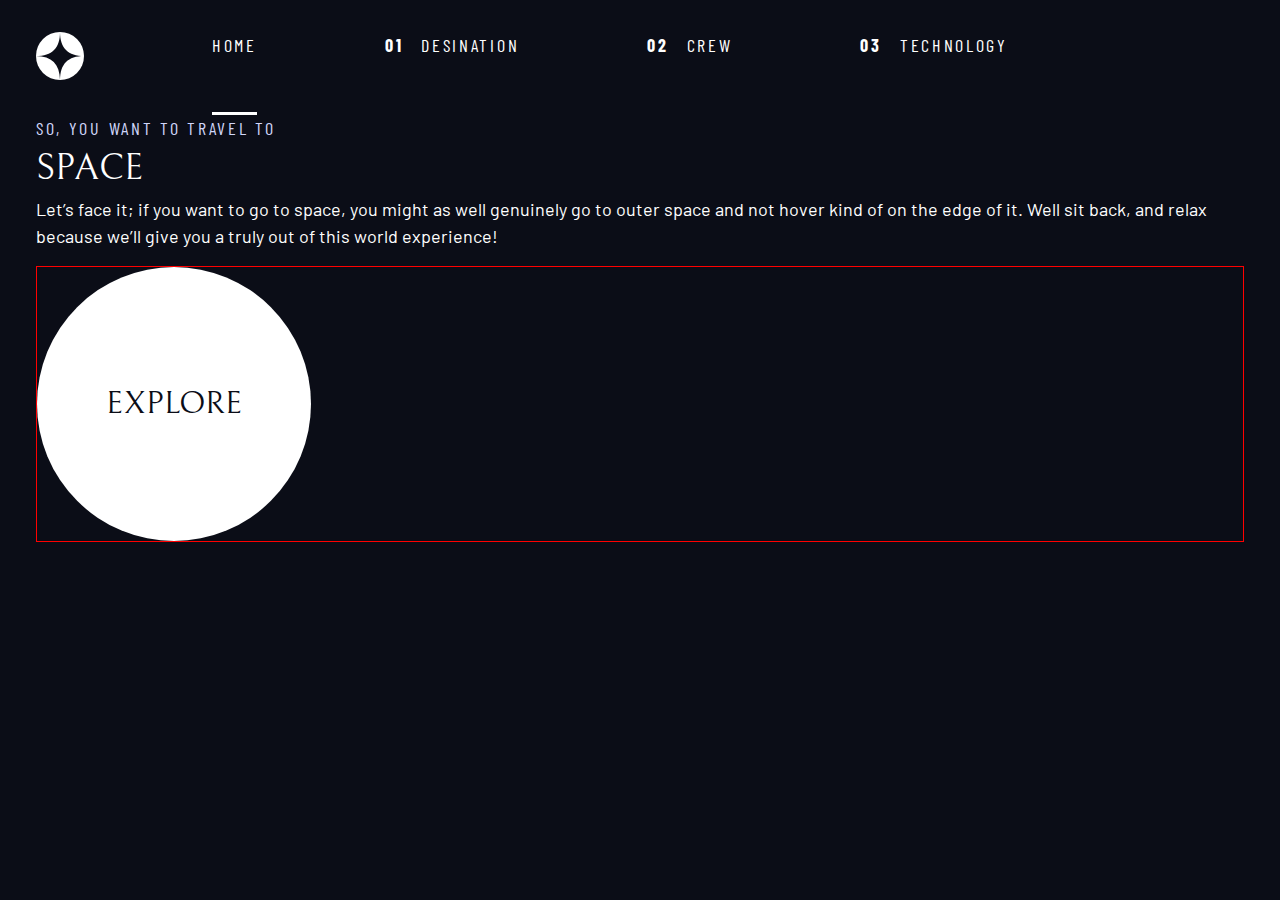
<file: index.html>
<!DOCTYPE html>
<html lang="en">

<head>
  <meta charset="UTF-8">
  <meta name="viewport" content="width=device-width, initial-scale=1.0">
  <link rel="preconnect" href="https://fonts.googleapis.com">
  <link rel="preconnect" href="https://fonts.gstatic.com" crossorigin>
  <link href="https://fonts.googleapis.com/css2?family=Barlow&family=Barlow+Condensed&family=Bellefair&display=swap"
    rel="stylesheet">
  <link rel="stylesheet" href="index.css">
  <link rel="icon" type="image/png" sizes="32x32" href="assets/favicon-32x32.png">

  <title>Space Tourism Website</title>
</head>

<body class="home-page">


  <div class="container">

    <div class="flow">
      <!-- navigation -->

      <nav>
        <ul class="primary-navigation underline-indicators flex">
          <img class="logo" src="assets/shared/logo.svg" alt="Main Logo">
          <li class="active"><a class="ff-sans-cond fs-400 uppercase letter-spacing-2 text-white" href="#">Home</a>
          </li>
          <li><a class="ff-sans-cond fs-400 uppercase letter-spacing-2 text-white"
              href="#"><span>01</span>Desination</a>
          </li>
          <li><a class="ff-sans-cond fs-400 uppercase letter-spacing-2 text-white" href="#"><span>02</span>Crew</a>
          </li>
          <li><a class="ff-sans-cond fs-400 uppercase letter-spacing-2 text-white"
              href="#"><span>03</span>Technology</a>
          </li>
        </ul>
      </nav>
    </div>


    <section id="mainBody">
      <div class="flow">
        <div>
          <p class="ff-sans-cond fs-400 uppercase text-accent letter-spacing-2">So, you want to travel to</p>
          <h1 class="ff-serif fs-750 text-white uppercase">Space</h1>
          <p>Let’s face it; if you want to go to space, you might as well genuinely go to
            outer space and not hover kind of on the edge of it. Well sit back, and relax
            because we’ll give you a truly out of this world experience!</p>
        </div>
        <div>
          <a class=" large-button bg-white text-dark uppercase ff-serif fs-600" href="#">Explore</a>
        </div>
      </div>
    </section>

  </div>

</body>


</html>
</file>
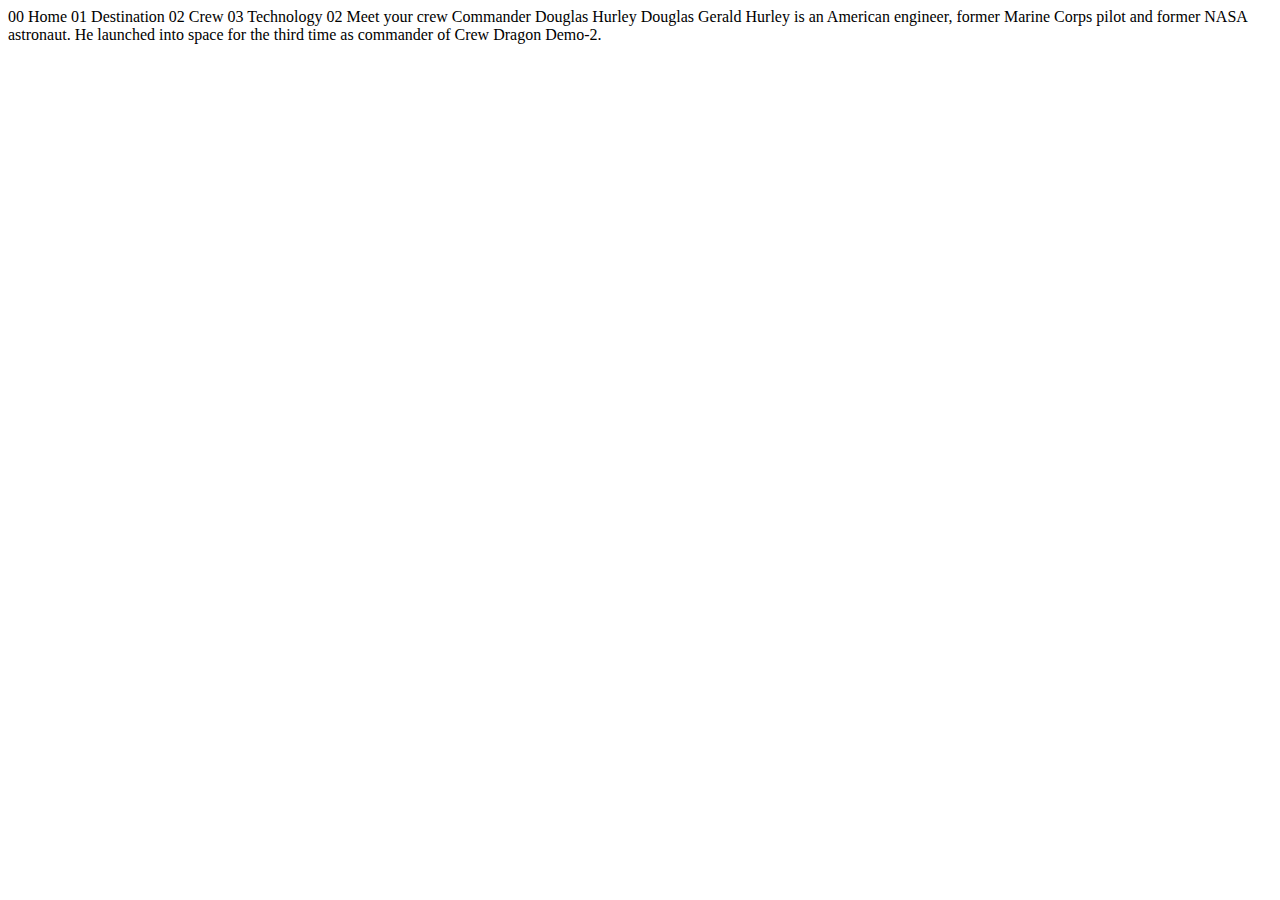
<file: crew-commander.html>
<!DOCTYPE html>
<html lang="en">
<head>
  <meta charset="UTF-8">
  <meta name="viewport" content="width=device-width, initial-scale=1.0">

  <link rel="icon" type="image/png" sizes="32x32" href="./assets/favicon-32x32.png">
  
  <title>Frontend Mentor | Space tourism website</title>
</head>
<body>

  00 Home
  01 Destination
  02 Crew
  03 Technology

  02 Meet your crew

  Commander
  Douglas Hurley

  Douglas Gerald Hurley is an American engineer, former Marine Corps pilot 
  and former NASA astronaut. He launched into space for the third time as 
  commander of Crew Dragon Demo-2.
</body>
</html>
</file>
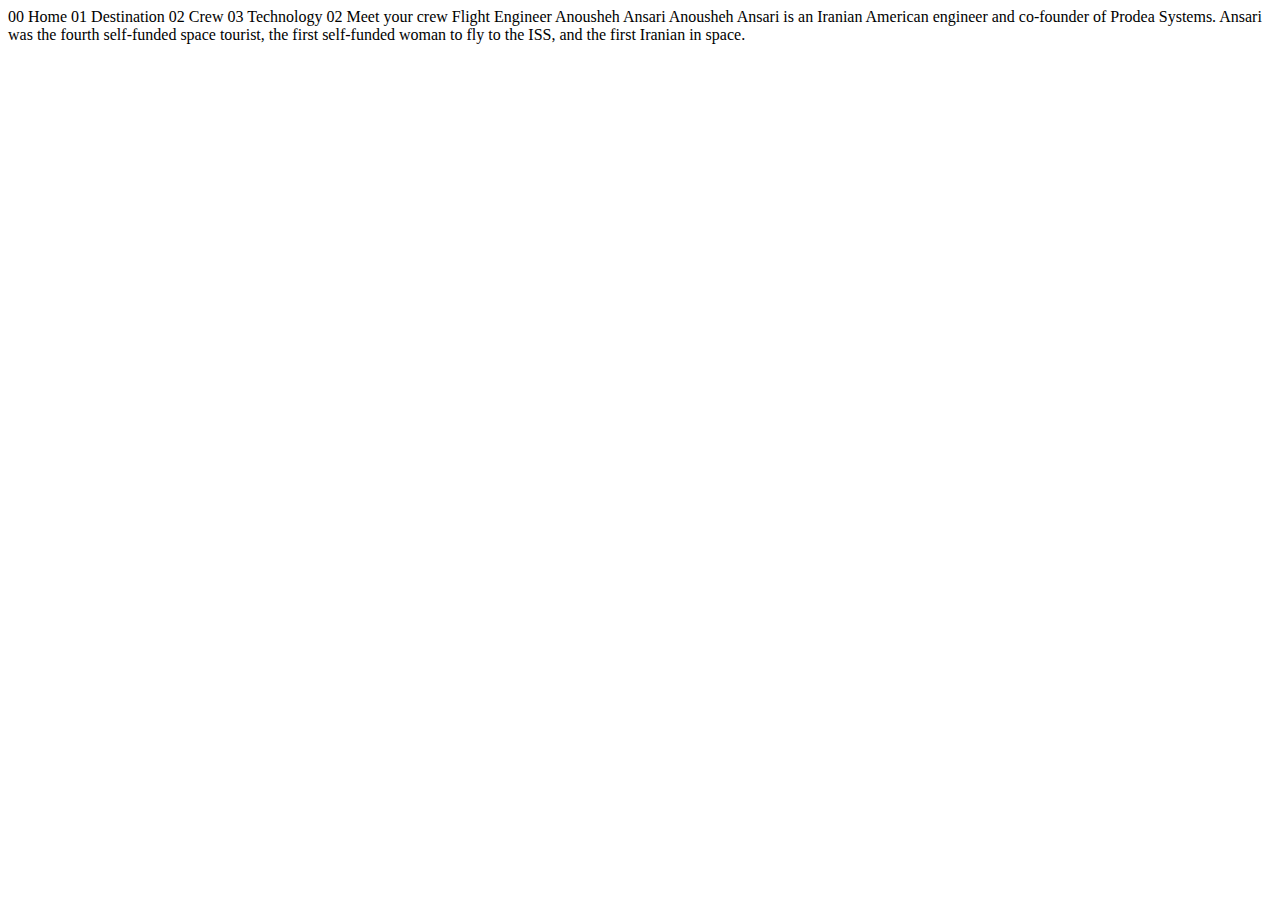
<file: crew-engineer.html>
<!DOCTYPE html>
<html lang="en">
<head>
  <meta charset="UTF-8">
  <meta name="viewport" content="width=device-width, initial-scale=1.0">

  <link rel="icon" type="image/png" sizes="32x32" href="./assets/favicon-32x32.png">
  
  <title>Frontend Mentor | Space tourism website</title>
</head>
<body>

  00 Home
  01 Destination
  02 Crew
  03 Technology

  02 Meet your crew

  Flight Engineer
  Anousheh Ansari

  Anousheh Ansari is an Iranian American engineer and co-founder of Prodea Systems. 
  Ansari was the fourth self-funded space tourist, the first self-funded woman to 
  fly to the ISS, and the first Iranian in space. 
</body>
</html>
</file>
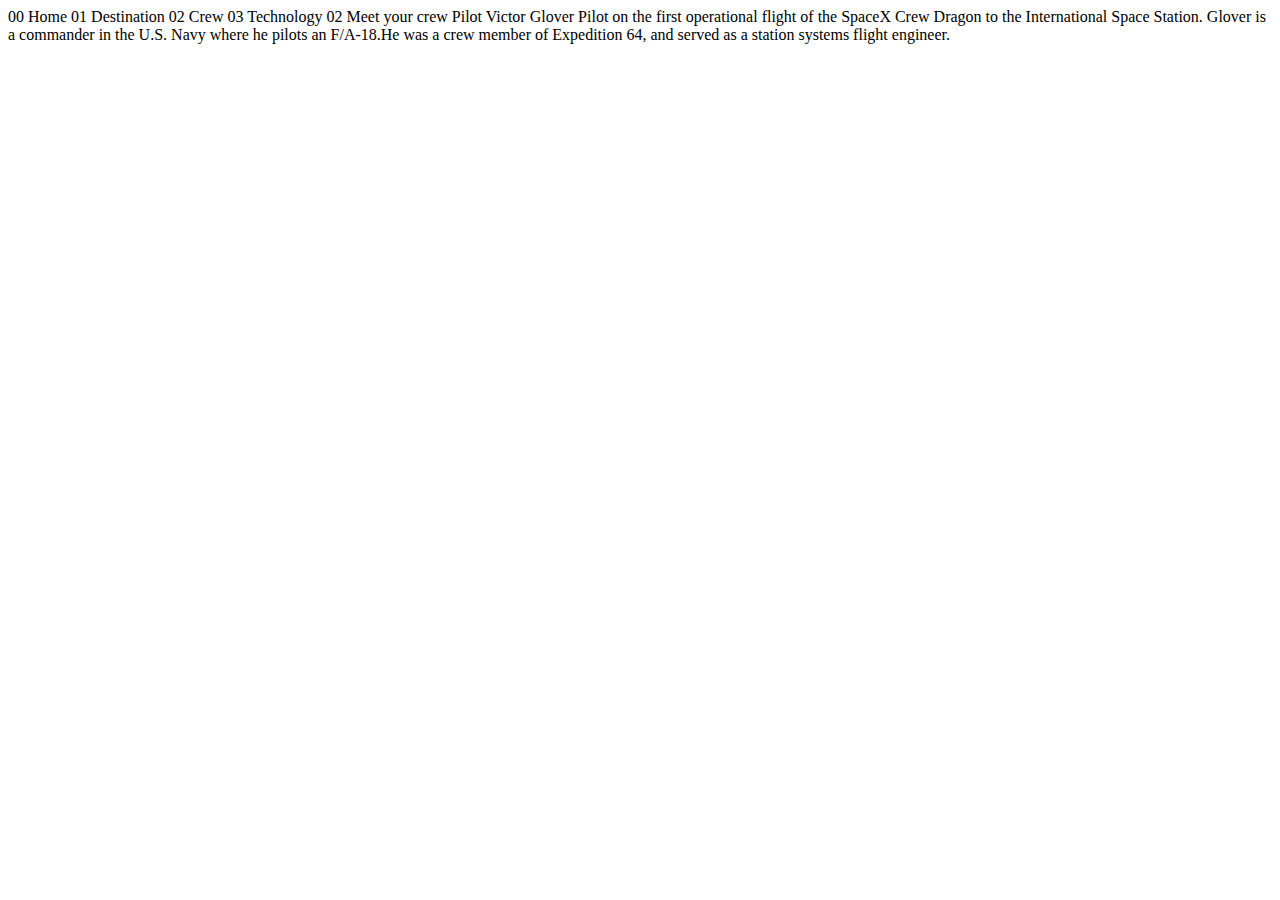
<file: crew-pilot.html>
<!DOCTYPE html>
<html lang="en">
<head>
  <meta charset="UTF-8">
  <meta name="viewport" content="width=device-width, initial-scale=1.0">

  <link rel="icon" type="image/png" sizes="32x32" href="./assets/favicon-32x32.png">
  
  <title>Frontend Mentor | Space tourism website</title>
</head>
<body>

  00 Home
  01 Destination
  02 Crew
  03 Technology

  02 Meet your crew

  Pilot
  Victor Glover

  Pilot on the first operational flight of the SpaceX Crew Dragon to the 
  International Space Station. Glover is a commander in the U.S. Navy where 
  he pilots an F/A-18.He was a crew member of Expedition 64, and served as a 
  station systems flight engineer. 
</body>
</html>
</file>
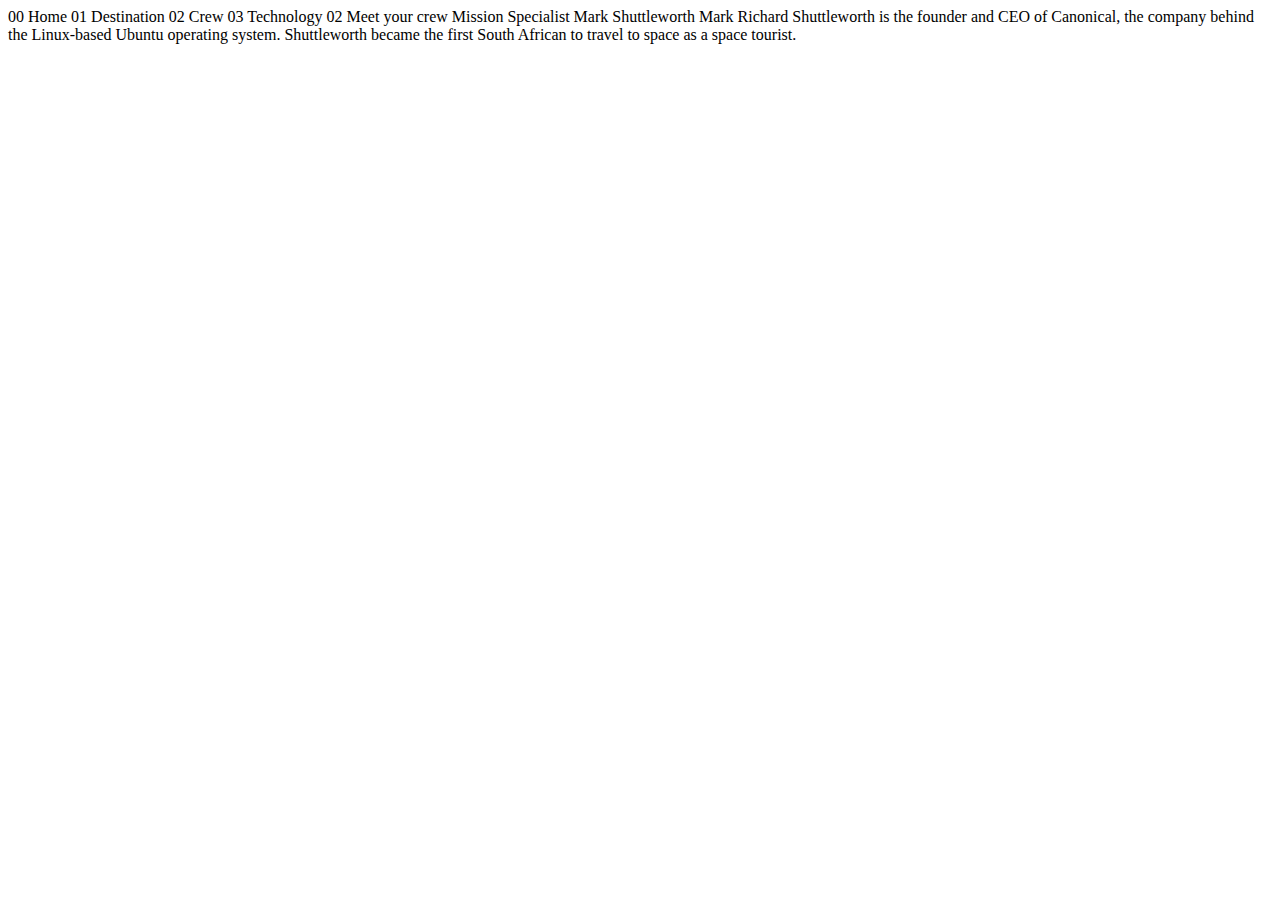
<file: crew-specialist.html>
<!DOCTYPE html>
<html lang="en">
<head>
  <meta charset="UTF-8">
  <meta name="viewport" content="width=device-width, initial-scale=1.0">

  <link rel="icon" type="image/png" sizes="32x32" href="./assets/favicon-32x32.png">
  
  <title>Frontend Mentor | Space tourism website</title>
</head>
<body>

  00 Home
  01 Destination
  02 Crew
  03 Technology

  02 Meet your crew

  Mission Specialist
  Mark Shuttleworth

  Mark Richard Shuttleworth is the founder and CEO of Canonical, the company behind 
  the Linux-based Ubuntu operating system. Shuttleworth became the first South 
  African to travel to space as a space tourist.
</body>
</html>
</file>
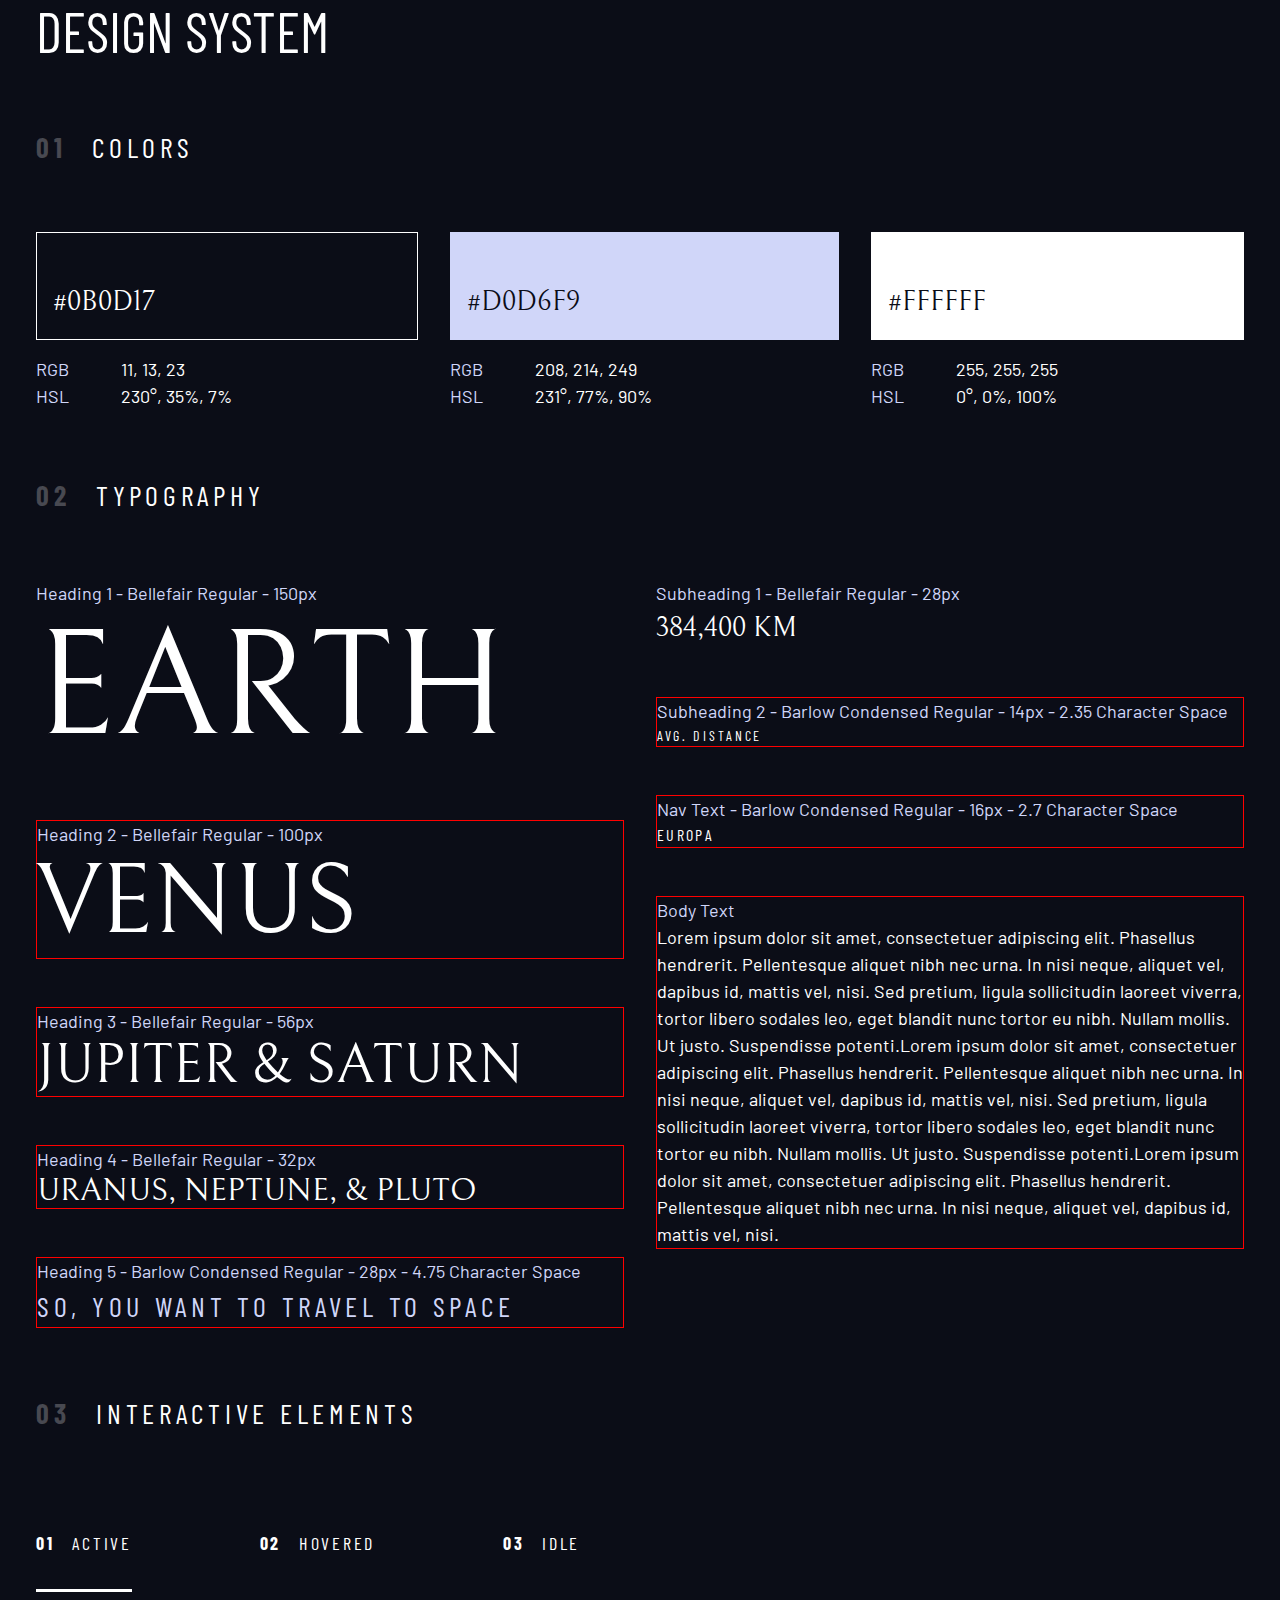
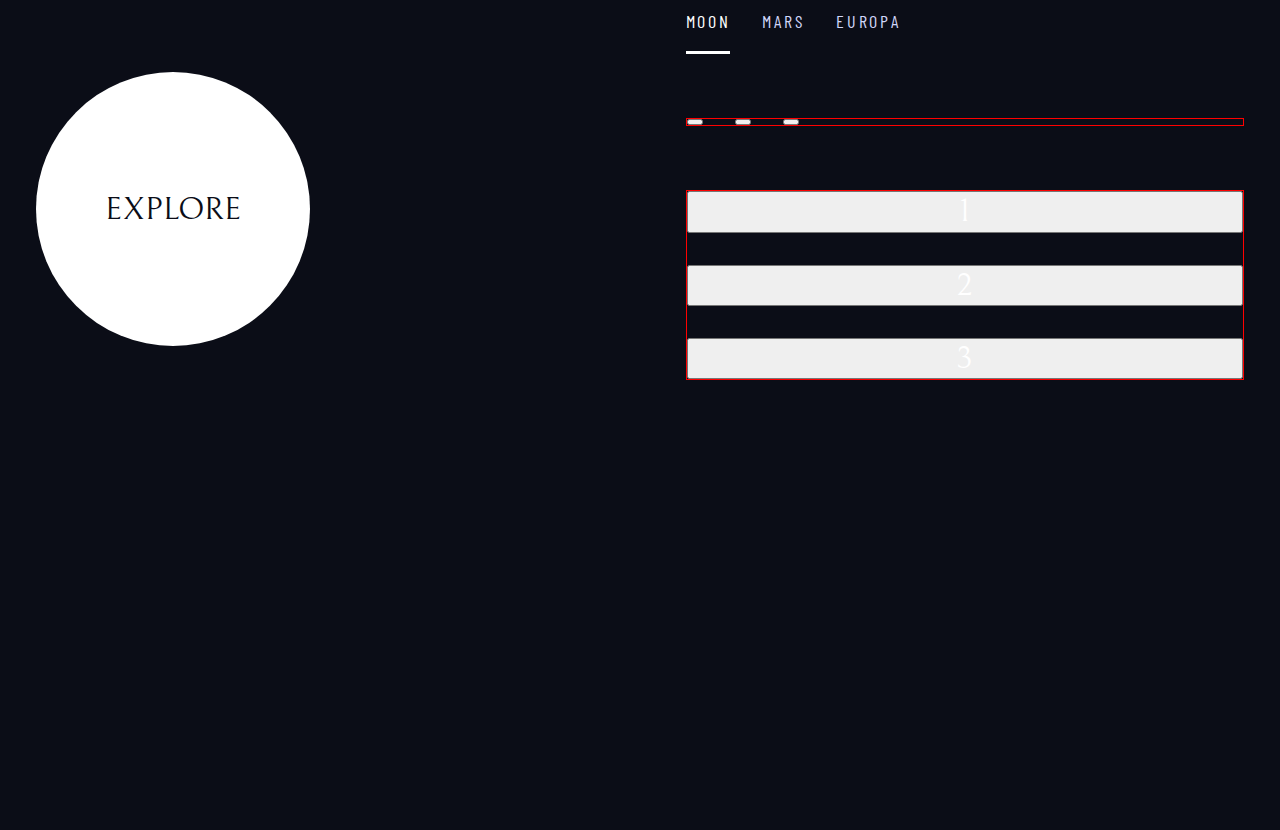
<file: design-system.html>
<!DOCTYPE html>
<html lang="en">

<head>
  <meta charset="UTF-8">
  <meta name="viewport" content="width=device-width, initial-scale=1.0">

  <!-- Google Fonts -->
  <link rel="preconnect" href="https://fonts.googleapis.com">
  <link rel="preconnect" href="https://fonts.gstatic.com" crossorigin>
  <link
    href="https://fonts.googleapis.com/css2?family=Barlow+Condensed:wght@400;700&family=Bellefair&family=Barlow:wght@400;700&display=swap"
    rel="stylesheet">


  <link rel="stylesheet" href="index.css">
  <link rel="icon" type="image/png" sizes="32x32" href="./assets/favicon-32x32.png">

  <title>Space tourism website</title>
</head>

<body>

  <div class="container">
    <h1 class="ff-sans-cond uppercase fs-700">Design system</h1>

    <section id="colors" style="margin:  4rem 0">
      <h2 class="numbered-title">
        <span>01</span> colors</h2>
      <div class="flex">
        <div>
          <div class="bg-dark ff-serif fs-500"
            style="padding: 3rem 1rem 1rem; border: 1px solid white; margin-bottom: 1rem;">#0B0D17</div>
          <p><span class="text-accent mr">RGB</span> 11, 13, 23</p>
          <p><span class="text-accent mr">HSL</span> 230°, 35%, 7%</p>
        </div>

        <div>
          <div class="bg-accent text-dark ff-serif fs-500"
            style="padding: 3rem 1rem 1rem; border: 1px solid #D0D6F9; margin-bottom: 1rem;">
            #D0D6F9
          </div>
          <p><span class="text-accent mr">RGB</span> 208, 214, 249</p>
          <p><span class="text-accent mr">HSL</span> 231°, 77%, 90%</p>
        </div>

        <div>
          <div class="bg-white text-dark ff-serif fs-500"
            style="padding: 3rem 1rem 1rem; border: 1px solid white; margin-bottom: 1rem;">
            #FFFFFF
          </div>
          <p><span class="text-accent mr">RGB</span> 255, 255, 255</p>
          <p><span class="text-accent mr">HSL</span> 0°, 0%, 100%</p>
        </div>
      </div>

    </section>

    <section id="typography" style="margin: 4rem 0">
      <h2 class="numbered-title"><span>02 </span>Typography</h2>
      <div class="flex">
        <div class="flow" style=" flex-basis: 100% ;--flow-space: 3rem"">
          <div>
            <p class=" text-accent">Heading 1 - Bellefair Regular - 150px</p>
          <p class="fs-900 ff-serif uppercase">Earth</p>
        </div>
        <div>
          <p class="text-accent">Heading 2 - Bellefair Regular - 100px</p>
          <p class="fs-800 ff-serif uppercase">Venus</p>
        </div>
        <div>
          <p class="text-accent">Heading 3 - Bellefair Regular - 56px</p>
          <p class="fs-700 ff-serif uppercase">Jupiter & Saturn</p>
        </div>
        <div>
          <p class="text-accent">Heading 4 - Bellefair Regular - 32px</p>
          <p class="fs-600 ff-serif uppercase">Uranus, Neptune, & Pluto</p>
        </div>
        <div>
          <p class="text-accent">Heading 5 - Barlow Condensed Regular - 28px - 4.75 Character Space</p>
          <p class="fs-500 ff-sans-cond uppercase text-accent letter-spacing-1">So, you want to travel to space</p>
        </div>

      </div>

      <div class="flow" style="flex-basis: 100%; --flow-space: 3rem">
        <div>
          <p class="text-accent">Subheading 1 - Bellefair Regular - 28px</p>
          <p class="fs-500 ff-serif uppercase">384,400 km</p>
        </div>
        <div>
          <p class="text-accent">Subheading 2 - Barlow Condensed Regular - 14px - 2.35 Character Space</p>
          <p class="fs-200 ff-sans-cond uppercase letter-spacing-2">Avg. Distance</p>
        </div>
        <div>
          <p class="text-accent">Nav Text - Barlow Condensed Regular - 16px - 2.7 Character Space</p>
          <p class="fs-300 ff-sans-cond uppercase letter-spacing-3">Europa</p>
        </div>
        <div>
          <p class="text-accent">Body Text</p>
          <p>Lorem ipsum dolor sit amet, consectetuer adipiscing elit. Phasellus hendrerit. Pellentesque aliquet nibh
            nec urna. In nisi neque, aliquet vel, dapibus id, mattis vel, nisi. Sed pretium, ligula sollicitudin
            laoreet viverra, tortor libero sodales leo, eget blandit nunc tortor eu nibh. Nullam mollis. Ut justo.
            Suspendisse potenti.Lorem ipsum dolor sit amet, consectetuer adipiscing elit. Phasellus hendrerit.
            Pellentesque aliquet nibh nec urna. In nisi neque, aliquet vel, dapibus id, mattis vel, nisi. Sed pretium,
            ligula sollicitudin laoreet viverra, tortor libero sodales leo, eget blandit nunc tortor eu nibh. Nullam
            mollis. Ut justo. Suspendisse potenti.Lorem ipsum dolor sit amet, consectetuer adipiscing elit. Phasellus
            hendrerit. Pellentesque aliquet nibh nec urna. In nisi neque, aliquet vel, dapibus id, mattis vel, nisi.
          </p>
        </div>
      </div>

    </section>

    <section id="interactive-elements">
      <h2 class="numbered-title"><span>03</span> Interactive elements</h2>

      <!-- navigation -->
      <div class="flow">
        <nav>
          <ul class="primary-navigation underline-indicators flex">
            <li class="active"><a class="ff-sans-cond fs-400 uppercase letter-spacing-2 text-white"
                href="#"><span>01</span>Active</a>
            </li>
            <li><a class="ff-sans-cond fs-400 uppercase letter-spacing-2 text-white" href="#"><span>02</span>Hovered</a>
            </li>
            <li><a class="ff-sans-cond fs-400 uppercase letter-spacing-2 text-white" href="#"><span>03</span>Idle</a>
            </li>
          </ul>

        </nav>
      </div>

      <div class="flex">
        <div class="flow" style="margin-top: 5rem;">
          <!-- explore button -->
          <a class=" large-button bg-white text-dark uppercase ff-serif fs-600" href="#">Explore</a>

        </div>

        <div class="flow" style="margin-bottom: 50vh; --flow-space: 4rem;">
          <!-- Tabs -->
          <div class="secondary-navigation underline-indicators flex">
            <button aria-selected="true"
              class="ff-sans-cond uppercase fs-400 letter-spacing-2 text-accent bg-dark">Moon</button>
            <button aria-selected="false"
              class="ff-sans-cond uppercase fs-400 letter-spacing-2 text-accent bg-dark">Mars</button>
            <button aria-selected="false"
              class="ff-sans-cond uppercase fs-400 letter-spacing-2 text-accent bg-dark">Europa</button>
          </div>


          <!-- Dots -->

          <div class="dot-indicators flex">
            <button aria-selected="true"><span class="sr-only">Slide Title</span></button>
            <button aria-selected="false"><span class="sr-only">Slide Title</span></button>
            <button aria-selected="false"><span class="sr-only">Slide Title</span></button>
          </div>



          <!-- Numbers -->

          <div class="number-indicators grid">
            <button class="ff-serif fs-600 text-white" aria-selected="true"><span>1</span></button>
            <button class="ff-serif fs-600 text-white" aria-selected="false"><span>2</span></button>
            <button class="ff-serif fs-600 text-white" aria-selected="false"><span>3</span></button>
          </div>
        </div>
      </div>

    </section>
  </div>
  <!-- 00 Home
  01 Destination
  02 Crew
  03 Technology

  So, you want to travel to
  Space
  Let’s face it; if you want to go to space, you might as well genuinely go to
  outer space and not hover kind of on the edge of it. Well sit back, and relax
  because we’ll give you a truly out of this world experience!

  Explore -->

</body>

</html>
</file>
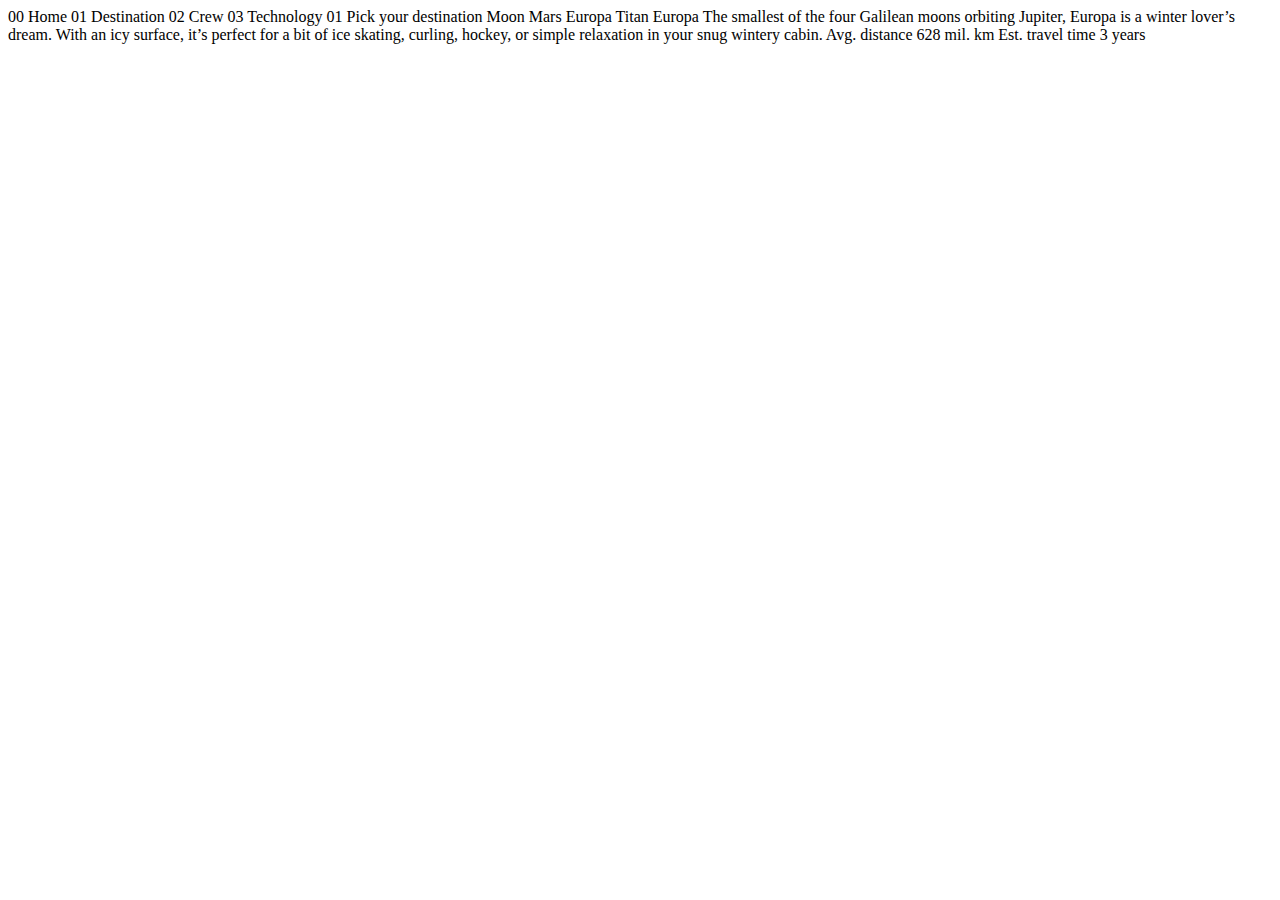
<file: destination-europa.html>
<!DOCTYPE html>
<html lang="en">
<head>
  <meta charset="UTF-8">
  <meta name="viewport" content="width=device-width, initial-scale=1.0">

  <link rel="icon" type="image/png" sizes="32x32" href="./assets/favicon-32x32.png">
  
  <title>Frontend Mentor | Space tourism website</title>
</head>
<body>

  00 Home
  01 Destination
  02 Crew
  03 Technology

  01 Pick your destination

  Moon
  Mars
  Europa
  Titan

  Europa

  The smallest of the four Galilean moons orbiting Jupiter, Europa is a 
  winter lover’s dream. With an icy surface, it’s perfect for a bit of 
  ice skating, curling, hockey, or simple relaxation in your snug 
  wintery cabin.

  Avg. distance
  628 mil. km

  Est. travel time
  3 years
</body>
</html>
</file>
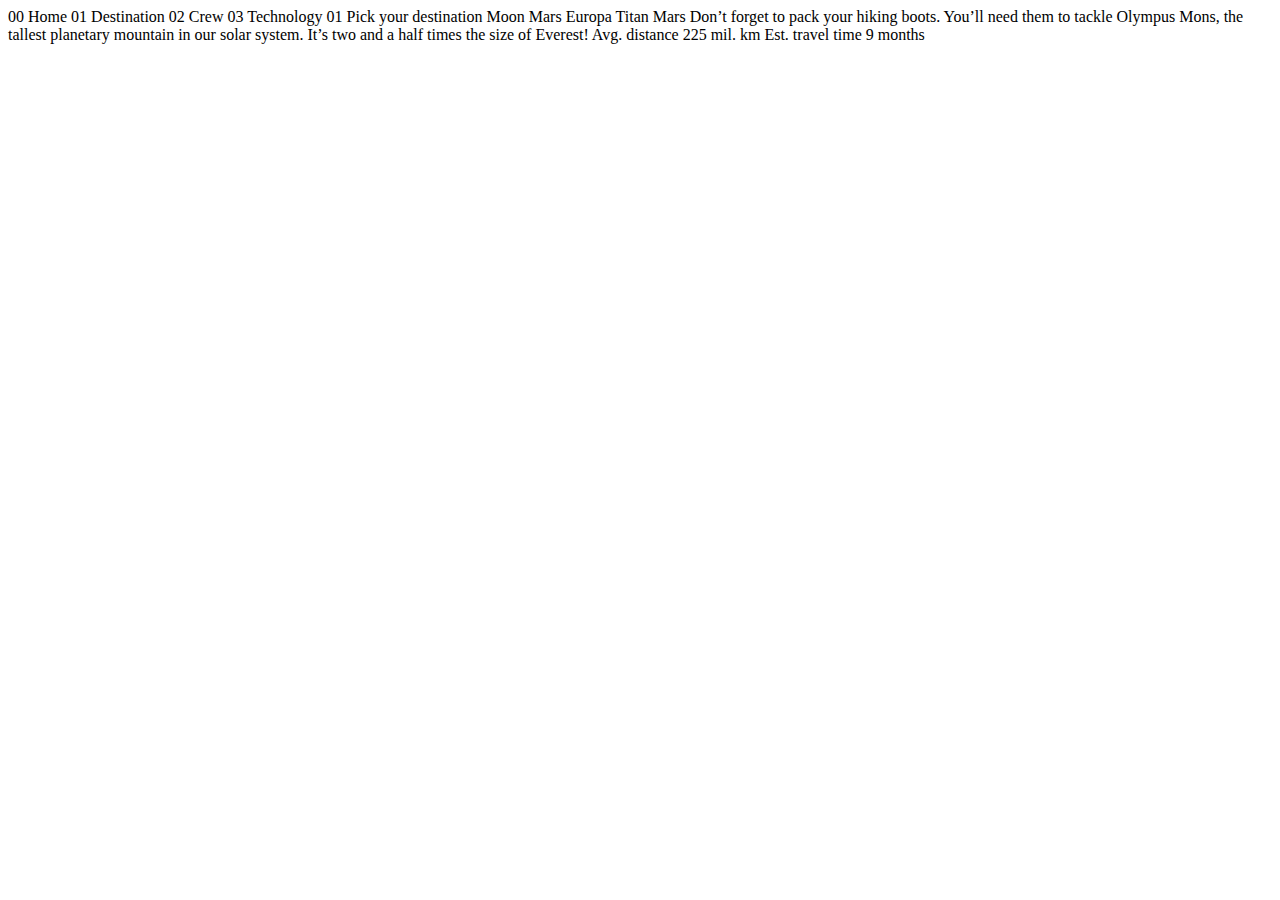
<file: destination-mars.html>
<!DOCTYPE html>
<html lang="en">
<head>
  <meta charset="UTF-8">
  <meta name="viewport" content="width=device-width, initial-scale=1.0">

  <link rel="icon" type="image/png" sizes="32x32" href="./assets/favicon-32x32.png">
  
  <title>Frontend Mentor | Space tourism website</title>
</head>
<body>

  00 Home
  01 Destination
  02 Crew
  03 Technology

  01 Pick your destination

  Moon
  Mars
  Europa
  Titan

  Mars

  Don’t forget to pack your hiking boots. You’ll need them to tackle Olympus Mons, 
  the tallest planetary mountain in our solar system. It’s two and a half times 
  the size of Everest!

  Avg. distance
  225 mil. km

  Est. travel time
  9 months
</body>
</html>
</file>
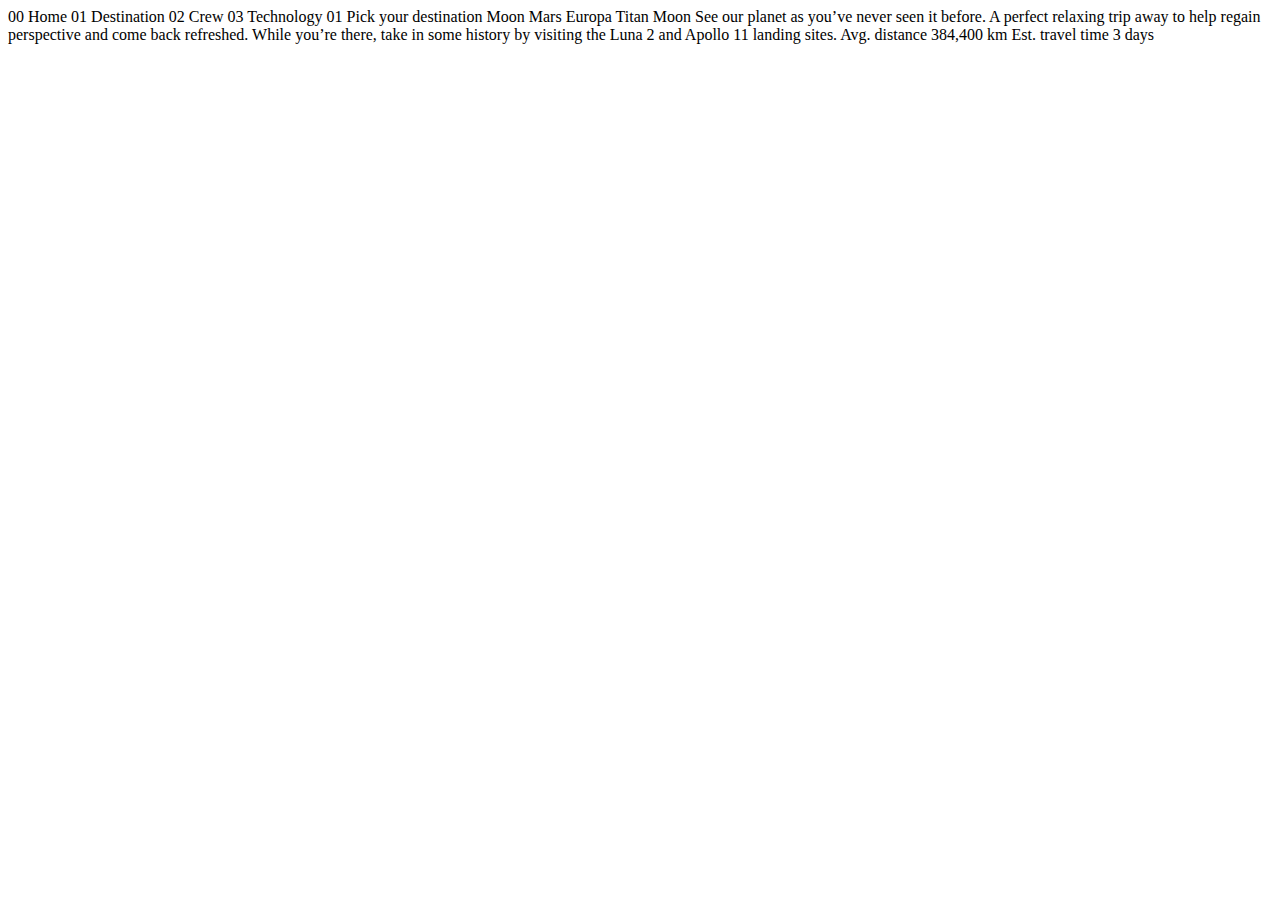
<file: destination-moon.html>
<!DOCTYPE html>
<html lang="en">
<head>
  <meta charset="UTF-8">
  <meta name="viewport" content="width=device-width, initial-scale=1.0">

  <link rel="icon" type="image/png" sizes="32x32" href="./assets/favicon-32x32.png">
  
  <title>Frontend Mentor | Space tourism website</title>
</head>
<body>

  00 Home
  01 Destination
  02 Crew
  03 Technology

  01 Pick your destination

  Moon
  Mars
  Europa
  Titan

  Moon

  See our planet as you’ve never seen it before. A perfect relaxing trip away to help 
  regain perspective and come back refreshed. While you’re there, take in some history 
  by visiting the Luna 2 and Apollo 11 landing sites.

  Avg. distance
  384,400 km

  Est. travel time
  3 days
</body>
</html>
</file>
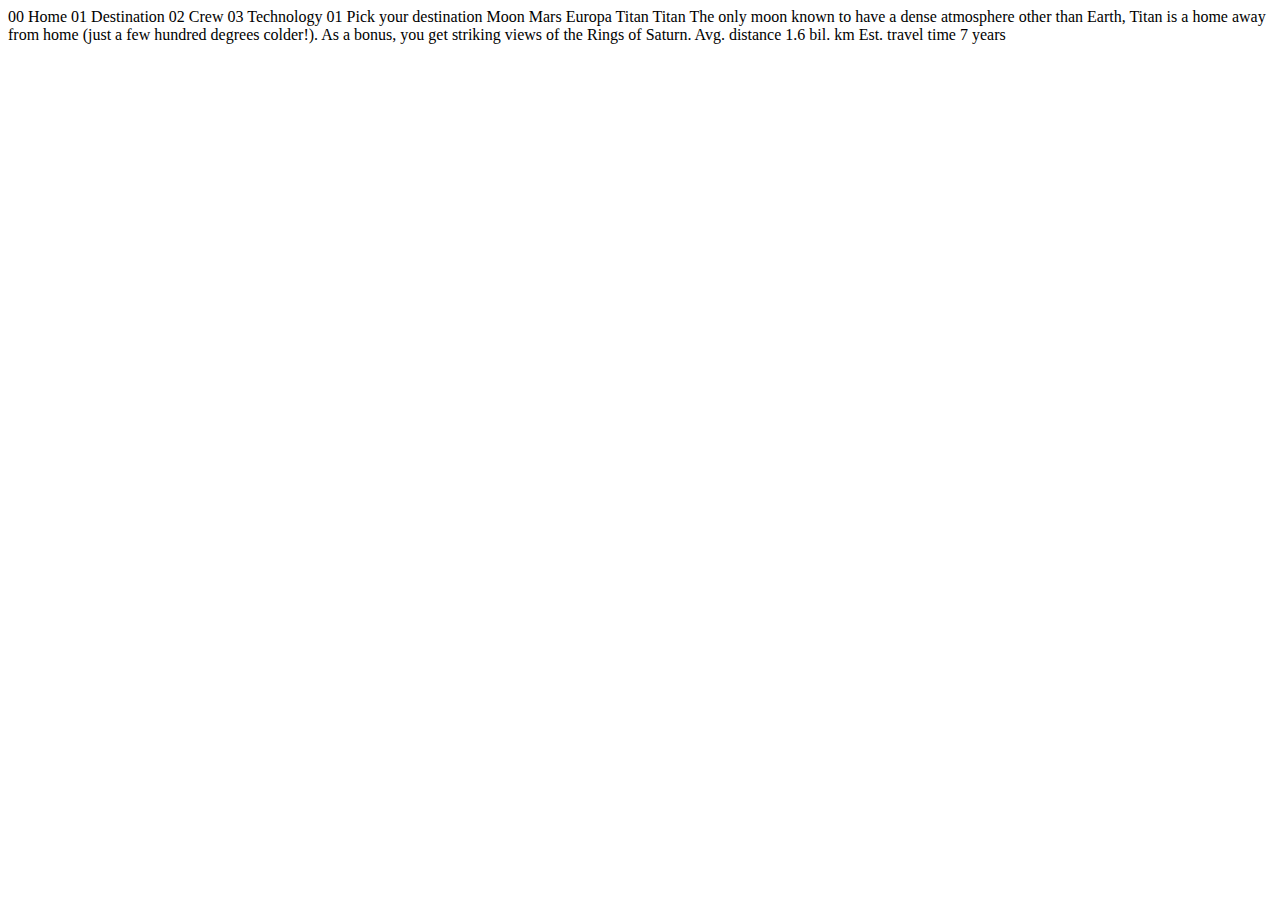
<file: destination-titan.html>
<!DOCTYPE html>
<html lang="en">
<head>
  <meta charset="UTF-8">
  <meta name="viewport" content="width=device-width, initial-scale=1.0">

  <link rel="icon" type="image/png" sizes="32x32" href="./assets/favicon-32x32.png">
  
  <title>Frontend Mentor | Space tourism website</title>
</head>
<body>

  00 Home
  01 Destination
  02 Crew
  03 Technology

  01 Pick your destination

  Moon
  Mars
  Europa
  Titan

  Titan

  The only moon known to have a dense atmosphere other than Earth, Titan 
  is a home away from home (just a few hundred degrees colder!). As a 
  bonus, you get striking views of the Rings of Saturn.

  Avg. distance
  1.6 bil. km

  Est. travel time
  7 years
</body>
</html>
</file>
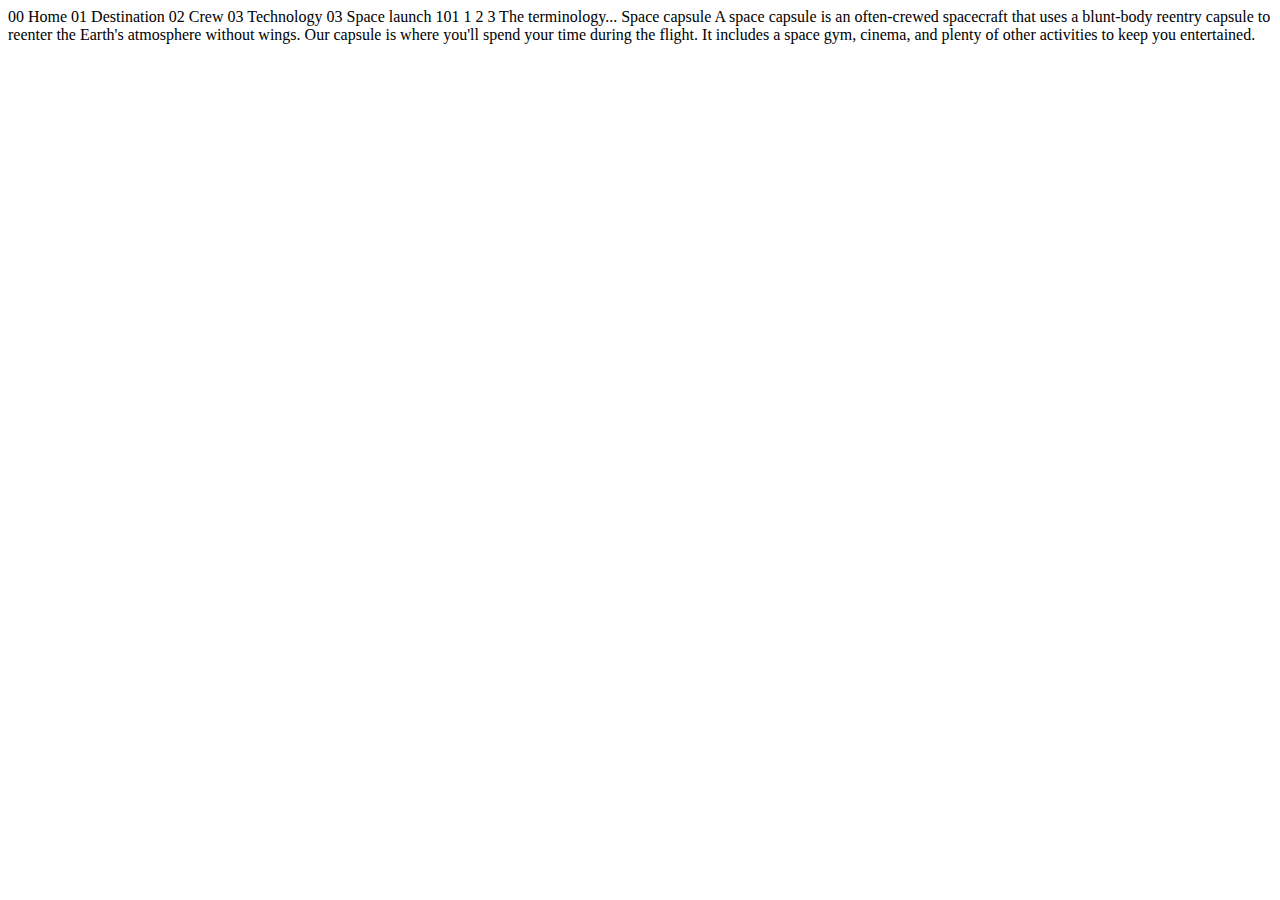
<file: technology-capsule.html>
<!DOCTYPE html>
<html lang="en">
<head>
  <meta charset="UTF-8">
  <meta name="viewport" content="width=device-width, initial-scale=1.0">

  <link rel="icon" type="image/png" sizes="32x32" href="./assets/favicon-32x32.png">
  
  <title>Frontend Mentor | Space tourism website</title>
</head>
<body>

  00 Home
  01 Destination
  02 Crew
  03 Technology

  03 Space launch 101

  1
  2
  3

  The terminology...
  Space capsule

  A space capsule is an often-crewed spacecraft that uses a blunt-body reentry 
  capsule to reenter the Earth's atmosphere without wings. Our capsule is where 
  you'll spend your time during the flight. It includes a space gym, cinema, 
  and plenty of other activities to keep you entertained.
</body>
</html>
</file>
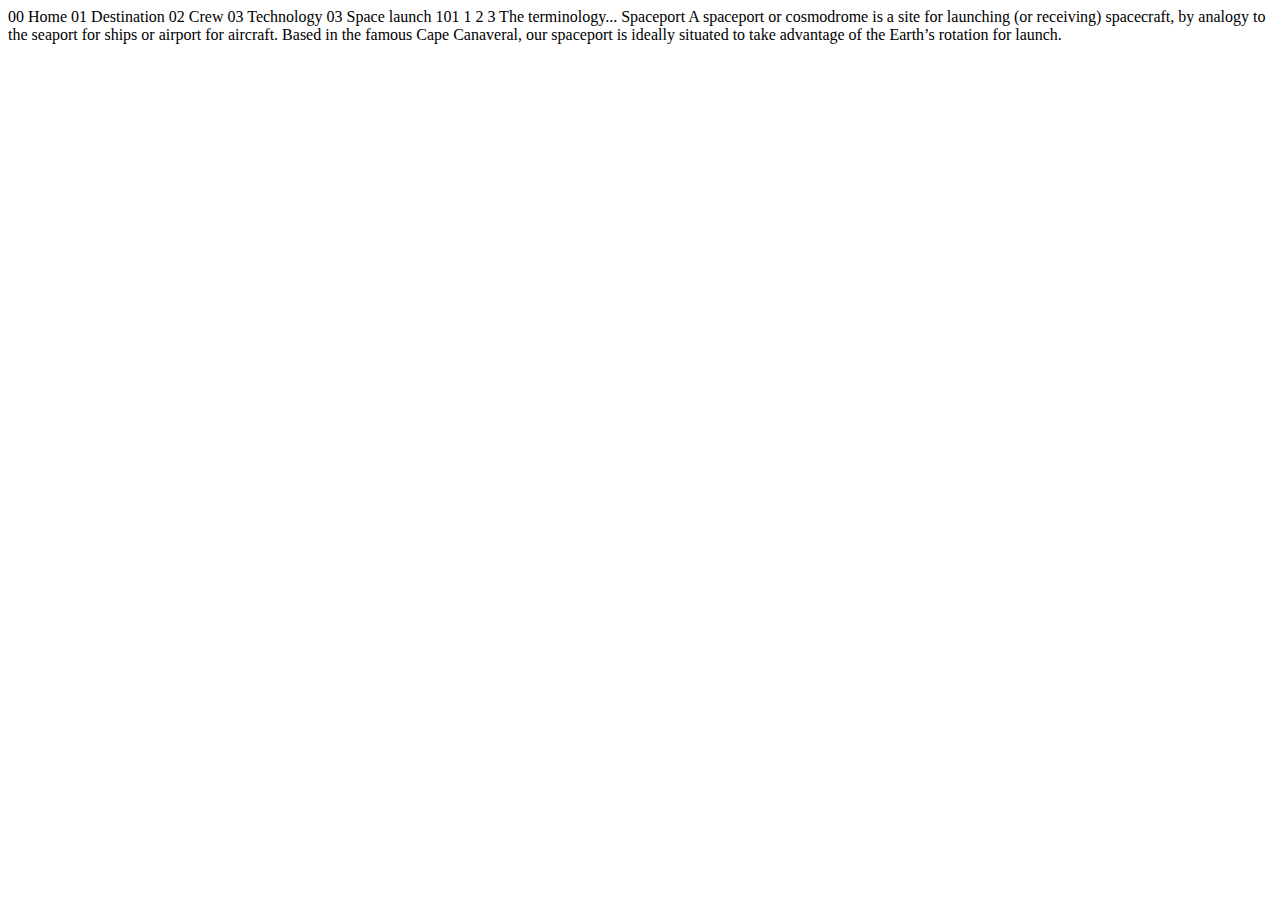
<file: technology-spaceport.html>
<!DOCTYPE html>
<html lang="en">
<head>
  <meta charset="UTF-8">
  <meta name="viewport" content="width=device-width, initial-scale=1.0">

  <link rel="icon" type="image/png" sizes="32x32" href="./assets/favicon-32x32.png">
  
  <title>Frontend Mentor | Space tourism website</title>
</head>
<body>

  00 Home
  01 Destination
  02 Crew
  03 Technology

  03 Space launch 101

  1
  2
  3

  The terminology...
  Spaceport

  A spaceport or cosmodrome is a site for launching (or receiving) spacecraft, 
  by analogy to the seaport for ships or airport for aircraft. Based in the 
  famous Cape Canaveral, our spaceport is ideally situated to take advantage 
  of the Earth’s rotation for launch.
</body>
</html>
</file>
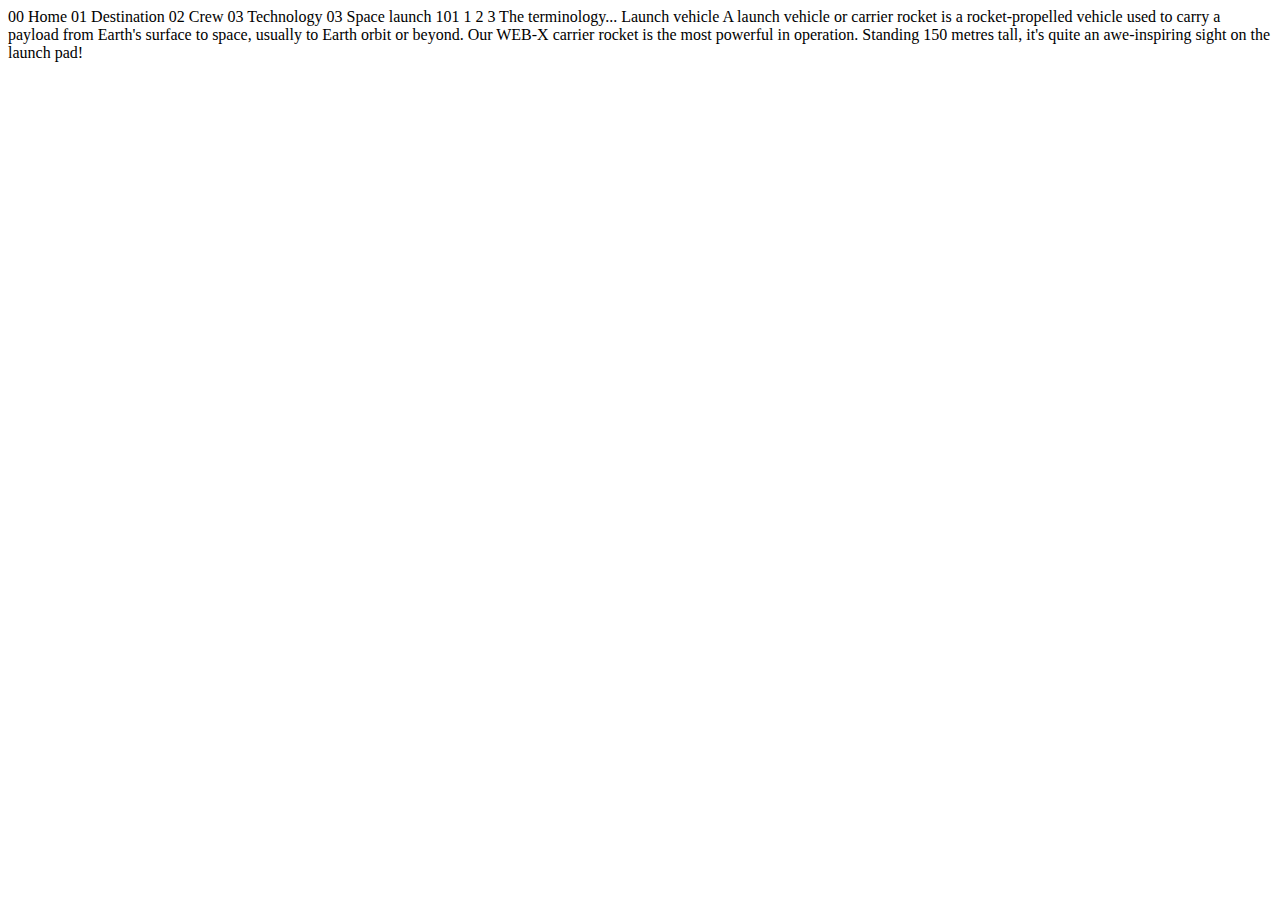
<file: technology-vehicle.html>
<!DOCTYPE html>
<html lang="en">
<head>
  <meta charset="UTF-8">
  <meta name="viewport" content="width=device-width, initial-scale=1.0">

  <link rel="icon" type="image/png" sizes="32x32" href="./assets/favicon-32x32.png">
  
  <title>Frontend Mentor | Space tourism website</title>
</head>
<body>

  00 Home
  01 Destination
  02 Crew
  03 Technology

  03 Space launch 101

  1
  2
  3

  The terminology...
  Launch vehicle

  A launch vehicle or carrier rocket is a rocket-propelled vehicle used to carry a 
  payload from Earth's surface to space, usually to Earth orbit or beyond. Our 
  WEB-X carrier rocket is the most powerful in operation. Standing 150 metres tall, 
  it's quite an awe-inspiring sight on the launch pad!
</body>
</html>
</file>
<file: index.css>
/* ---------------------- */
/* Resets  https://piccalil.li/blog/a-modern-css-reset/ */
/* ---------------------- */

/* Box sizing rules */
*,
*::before,
*::after {
    -webkit-box-sizing: border-box;
    box-sizing: border-box;
}

/* Remove default margin */

body,
h1,
h2,
h3,
h4,
h5,
h6,
p,
figure,
blockquote,
dl,
dd {
    margin: 0;
}

h1,
h2,
h3,
h4,
h5,
h6,
p {
    font-weight: 400;
}

/* Remove list styles on ul, ol elements with a list role, which suggests default styling will be removed */

ul[role='list'],
ol[role='list'] {
    list-style: none;
}

/* Set core root defaults */

html:focus-within {
    scroll-behavior: smooth;
}

/* Set core body defaults */

body {
    min-height: 100vh;
    text-rendering: optimizeSpeed;
    line-height: 1.5;
    font-family: var(--ff-sans-normal);
    font-size: var(--fs-400);
    background-color: rgb(var(--clr-dark));
    color: rgb(var(--clr-white))
}

/* A elements that don't have a class get default styles */

a:not([class]) {
    -webkit-text-decoration-skip: ink;
    text-decoration-skip-ink: auto;
}

/* Make images easier to work with */

img,
picture {
    max-width: 100%;
    display: block;
}

/* Inherit fonts for inputs and buttons */

input,
button,
textarea,
select {
    font: inherit;
}

/* Remove all animations, transitions and smooth scroll for people that prefer not to see them */
@media (prefers-reduced-motion: reduce) {
    html:focus-within {
        scroll-behavior: auto;
    }

    *,
    *::before,
    *::after {
        -webkit-animation-duration: 0.01ms !important;
        animation-duration: 0.01ms !important;
        -webkit-animation-iteration-count: 1 !important;
        animation-iteration-count: 1 !important;
        -webkit-transition-duration: 0.01ms !important;
        -o-transition-duration: 0.01ms !important;
        transition-duration: 0.01ms !important;
        scroll-behavior: auto !important;
    }
}

/* ---------------------- */
/* Utility Classes  */
/* ---------------------- */

.flex {
    display: -webkit-box;
    display: -ms-flexbox;
    display: flex;
    gap: var(--gap, 2rem);
}

.flex div {
    -webkit-box-flex: 1;
    -ms-flex-positive: 1;
    flex-grow: 1;
}

.flow>*+* {
    margin-top: var(--flow-space, 1rem);
    border: 1px solid red;
}

.grid {
    display: grid;
    gap: var(--gap, 2rem);
}

.container {
    width: 100%;
    padding-inline: 2em;
    max-width: 80rem;
    margin-inline: auto
}

.sr-only {
    position: absolute;
    width: 1px;
    height: 1px;
    padding: 0;
    margin: -1px;
    overflow: hidden;
    clip: rect(0, 0, 0, 0);
    border: 0;
    white-space: nowrap;
}

/* ---------------------- */
/* Color Classes  */
/* ---------------------- */

:root {
    /* colors */

    --clr-dark: 11 13 23;
    --clr-accent: 208 214 249;
    --clr-white: 255 255 255;

    /* font-sizes */
    --fs-900: 9.375rem;
    --fs-800: 6.25rem;
    --fs-700: 3.5rem;
    --fs-600: 2rem;
    --fs-500: 1.75rem;
    --fs-400: 1.125rem;
    --fs-300: 1rem;
    --fs-200: 0.875rem;

    /* font families */

    --ff-serif: "Bellefair", serif;
    --ff-sans-cond: "Barlow Condensed", sans-serif;
    --ff-sans-normal: "Barlow", sans-serif;

}

.bg-dark {
    background-color: rgb(var(--clr-dark));
}

.bg-accent {
    background-color: rgb(var(--clr-accent));
}

.bg-white {
    background-color: rgb(var(--clr-white));
}

.text-dark {
    color: rgb(var(--clr-dark));
}

.text-accent {
    color: rgb(var(--clr-accent));
}

.text-white {
    color: rgb(var(--clr-white));
}

.bg-accent-20 {
    background-color: rgb(var(--clr-accent) / 20%);
}

/* typography */

.ff-serif {
    font-family: var(--ff-serif);
}

.ff-sans-cond {
    font-family: var(--ff-sans-cond);
}

.ff-sans-normal {
    font-family: var(--ff-sans-normal);
}

.letter-spacing-1 {
    letter-spacing: 4.75px;
}

.letter-spacing-2 {
    letter-spacing: 2.7px;
}

.letter-spacing-3 {
    letter-spacing: 2.35px;
}

.letter-spacing-1 {
    letter-spacing: 4.72px;
}

.letter-spacing-2 {
    letter-spacing: 2.7px;
}

.letter-spacing-3 {
    letter-spacing: 2.35px;
}

.uppercase {
    text-transform: uppercase;
}

.fs-900 {
    font-size: var(--fs-900);
}

.fs-800 {
    font-size: var(--fs-800);
}

.fs-700 {
    font-size: var(--fs-700);
}

.fs-600 {
    font-size: var(--fs-600);
}

.fs-500 {
    font-size: var(--fs-500);
}

.fs-400 {
    font-size: var(--fs-400);
}

.fs-300 {
    font-size: var(--fs-300);
}

.fs-200 {
    font-size: var(--fs-200);
}

.fs-900,
.fs-800,
.fs-700,
.fs-600 {
    line-height: 1.1;
}

.numbered-title {
    letter-spacing: 4.72px;
    text-transform: uppercase;
    font-family: var(--ff-sans-cond);
    font-size: var(--fs-500);
    margin-bottom: 4rem;
}

.numbered-title span {
    font-weight: 700;
    color: rgb(var(--clr-white) / 25%);
    margin-right: 15px
}

.mr {
    margin-right: 3rem;
}

/* ---------------------- */
/* Components  */
/* ---------------------- */

.large-button {
    text-decoration: none;
    height: 274px;
    width: 274px;
    display: grid;
    place-items: center;
    text-align: center;
    padding: 0 2rem;
    border-radius: 50%;
    z-index: 1;
    position: relative;
}

.large-button::after {
    content: '';
    position: absolute;
    z-index: -1;
    width: 100%;
    height: 100%;
    background: rgb(var(--clr-white) / .15);
    border-radius: 50%;
    opacity: 0;
    -webkit-transition: opacity 500ms linear, -webkit-transform 750ms ease-in-out;
    transition: opacity 500ms linear, -webkit-transform 750ms ease-in-out;
    -o-transition: opacity 500ms linear, transform 750ms ease-in-out;
    transition: opacity 500ms linear, transform 750ms ease-in-out;
    transition: opacity 500ms linear, transform 750ms ease-in-out, -webkit-transform 750ms ease-in-out;
}

.large-button:hover::after,
.large-button:focus::after {
    opacity: 1;
    -webkit-transform: scale(1.5);
    -ms-transform: scale(1.5);
    transform: scale(1.5);
}

.primary-navigation {
    list-style: none;
    padding: 0;
    margin: 0;
    --gap: 8rem;
    --underline-gap: 2rem;
}

.primary-navigation a {
    text-decoration: none;
}

.primary-navigation a span {
    font-weight: 700;
    margin-right: 1em;
}

.underline-indicators * {
    padding: var(--underline-gap, 1rem) 0;
    border: 0;
    cursor: pointer;
    border-bottom: .2rem solid rgb(var(--clr-white) / 0%);
    -webkit-transition: opacity 1s;
    -o-transition: opacity 1s;
    transition: opacity 1s;
}

.underline-indicators>.active,
.underline-indicators>[aria-selected="true"] {
    border-bottom: .2rem solid rgb(var(--clr-white));
    color: rgb(var(--clr-white));
}

.underline-indicators>*:hover,
.underline-indicators>*:focus {
    border-bottom: .2rem solid rgb(var(--clr-white) / 50%);
    -webkit-transition: opacity 1s;
    -o-transition: opacity 1s;
    transition: opacity 1s;
}

.secondary-naviation {
    --gap: 3rem;
}
</file>
